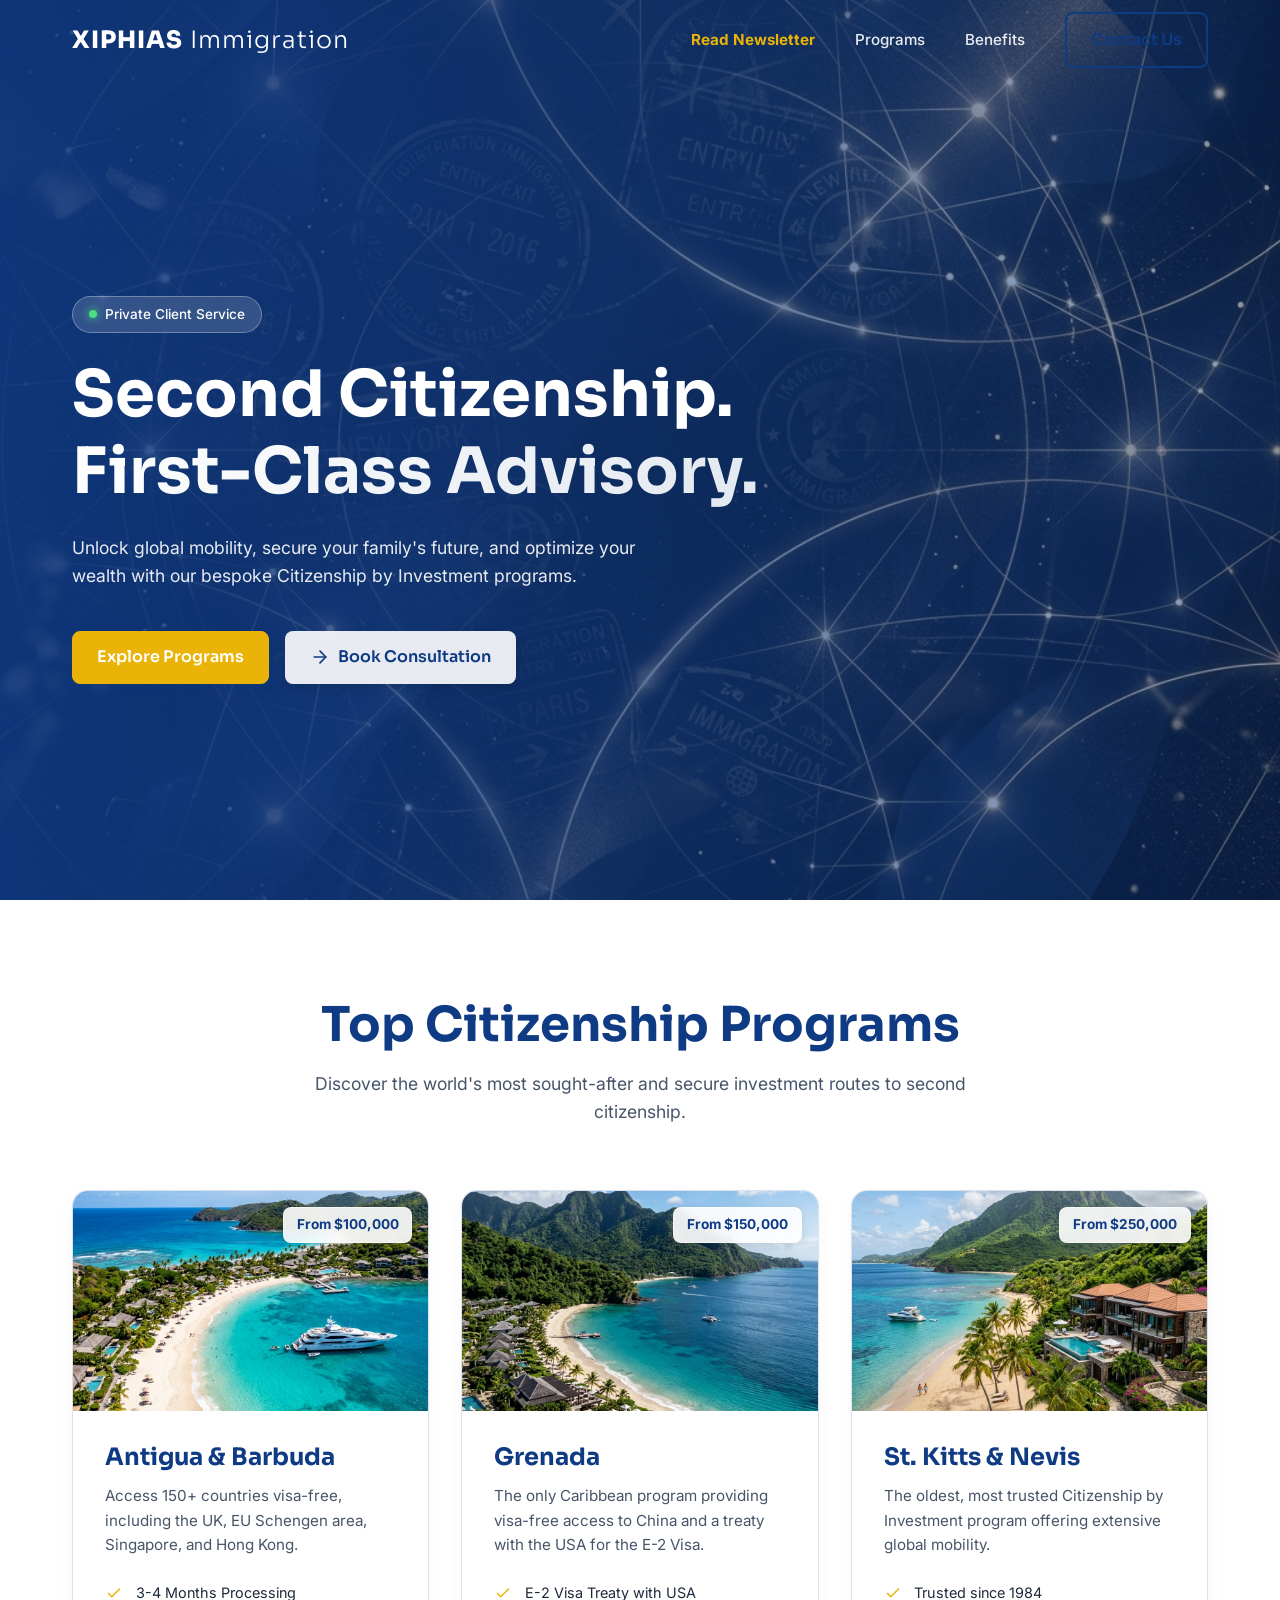
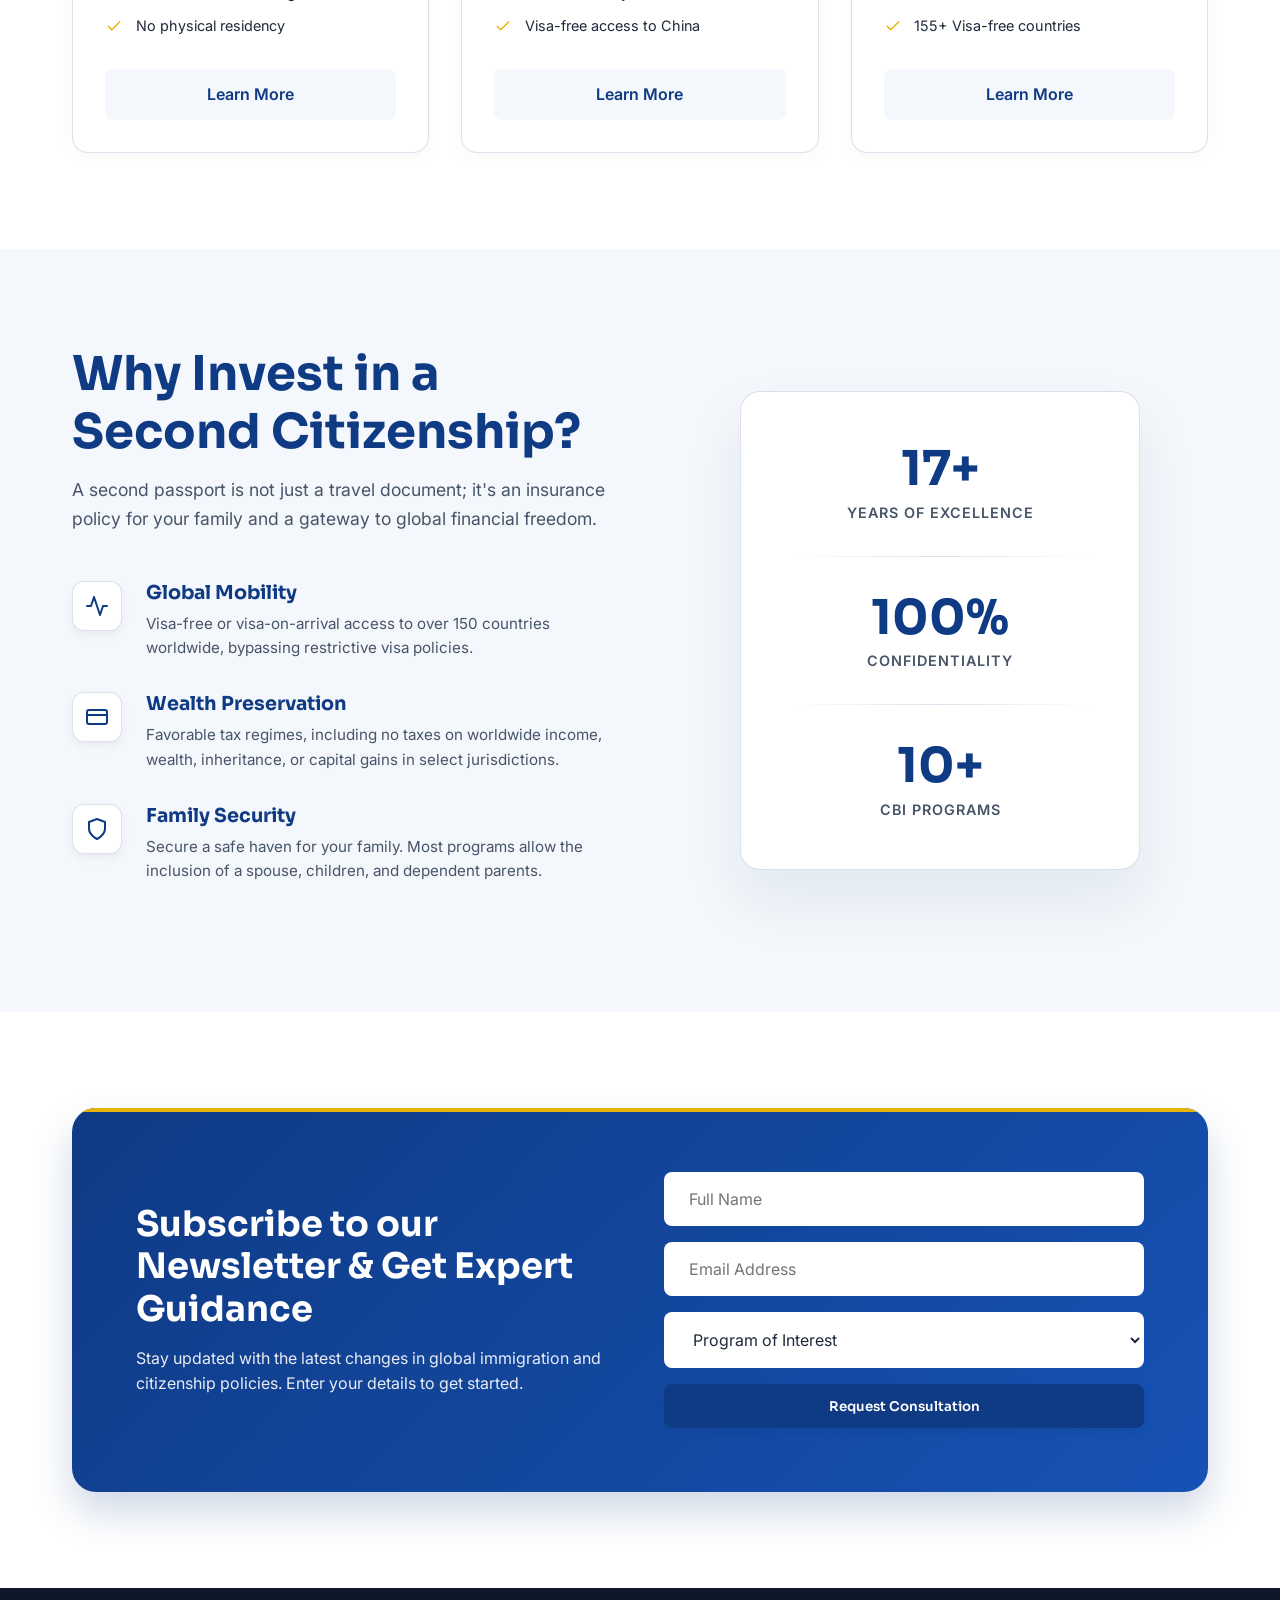
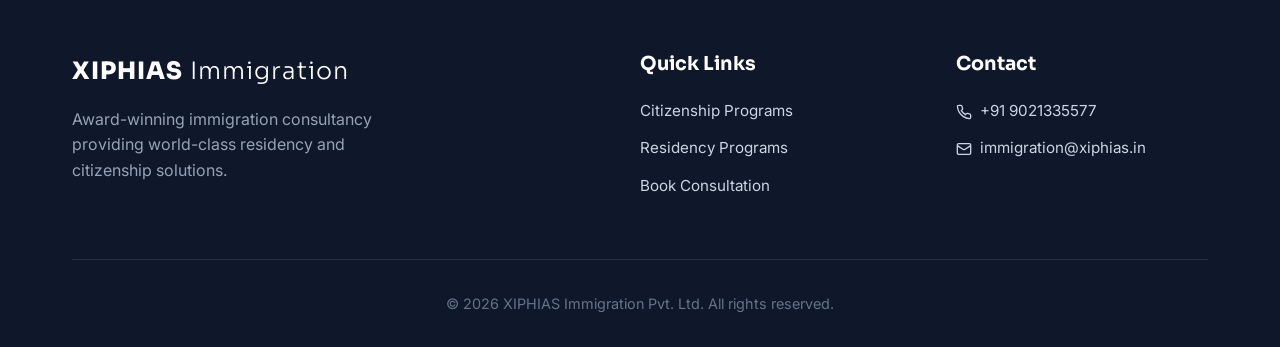
<file: xiphias-newsletter/index.html>
<!DOCTYPE html>
<html lang="en">
<head>
    <meta charset="UTF-8">
    <meta name="viewport" content="width=device-width, initial-scale=1.0">
    <title>Citizenship by Investment | XIPHIAS Immigration</title>
    <meta name="description" content="Explore top Citizenship by Investment programs with XIPHIAS Immigration. Secure your second citizenship with our premium advisory service.">
    <!-- Fonts -->
    <link rel="preconnect" href="https://fonts.googleapis.com">
    <link rel="preconnect" href="https://fonts.gstatic.com" crossorigin>
    <link href="https://fonts.googleapis.com/css2?family=Inter:wght@300;400;500;600&family=Sora:wght@300;400;600;700;800&family=Lato:wght@300;400;700&display=swap" rel="stylesheet">
    <!-- CSS -->
    <link rel="stylesheet" href="style.css">
</head>
<body>
    <!-- Navbar -->
    <nav class="navbar">
        <div class="nav-container">
            <div class="logo">
                <span class="logo-bold">XIPHIAS</span> Immigration
            </div>
            <div class="nav-links">
                <a href="newsletter.html" style="color: var(--clr-accent); font-weight: 700;">Read Newsletter</a>
                <a href="#programs">Programs</a>
                <a href="#benefits">Benefits</a>
                <a href="#consultation" class="btn-primary-outline">Contact Us</a>
            </div>
            <!-- Mobile Menu Toggle -->
            <div class="mobile-menu-btn" id="mobile-menu-btn">
                <span></span>
                <span></span>
                <span></span>
            </div>
        </div>
    </nav>

    <!-- Mobile Menu Overlay -->
    <div class="mobile-menu-overlay" id="mobile-menu-overlay">
        <a href="#programs" class="mobile-link">Programs</a>
        <a href="#benefits" class="mobile-link">Benefits</a>
        <a href="#consultation" class="btn-primary">Contact Us</a>
    </div>

    <!-- Hero Section -->
    <header class="hero">
        <div class="hero-bg">
            <img src="assets/images/hero_bg.png" alt="Luxury Global Connectivity">
            <div class="hero-overlay"></div>
        </div>
        <div class="hero-content">
            <div class="badge fade-in-up">
                <span class="dot"></span> Private Client Service
            </div>
            <h1 class="hero-title fade-in-up delay-1">
                Second Citizenship. <br>
                <span class="text-gradient">First-Class Advisory.</span>
            </h1>
            <p class="hero-subtitle fade-in-up delay-2">
                Unlock global mobility, secure your family's future, and optimize your wealth with our bespoke Citizenship by Investment programs.
            </p>
            <div class="hero-cta fade-in-up delay-3">
                <a href="#programs" class="btn-primary">Explore Programs</a>
                <a href="#consultation" class="btn-secondary">
                    <svg xmlns="http://www.w3.org/2000/svg" width="20" height="20" viewBox="0 0 24 24" fill="none" stroke="currentColor" stroke-width="2" stroke-linecap="round" stroke-linejoin="round"><path d="M5 12h14"/><path d="m12 5 7 7-7 7"/></svg>
                    Book Consultation
                </a>
            </div>
        </div>
    </header>

    <!-- Featured Programs -->
    <section id="programs" class="section">
        <div class="container">
            <div class="section-header fade-in-up">
                <h2 class="section-title">Top Citizenship Programs</h2>
                <p class="section-desc">Discover the world's most sought-after and secure investment routes to second citizenship.</p>
            </div>

            <div class="programs-grid">
                <!-- Program Card 1 -->
                <div class="program-card fade-in-up delay-1">
                    <div class="card-image">
                        <img src="assets/images/antigua.png" alt="Antigua & Barbuda">
                        <div class="card-badge">From $100,000</div>
                    </div>
                    <div class="card-content">
                        <h3>Antigua & Barbuda</h3>
                        <p>Access 150+ countries visa-free, including the UK, EU Schengen area, Singapore, and Hong Kong.</p>
                        <ul class="card-features">
                            <li><svg viewBox="0 0 24 24" fill="none" stroke="currentColor" stroke-width="2"><polyline points="20 6 9 17 4 12"></polyline></svg> 3-4 Months Processing</li>
                            <li><svg viewBox="0 0 24 24" fill="none" stroke="currentColor" stroke-width="2"><polyline points="20 6 9 17 4 12"></polyline></svg> No physical residency</li>
                        </ul>
                        <a href="#consultation" class="card-btn">Learn More</a>
                    </div>
                </div>

                <!-- Program Card 2 -->
                <div class="program-card fade-in-up delay-2">
                    <div class="card-image">
                        <img src="assets/images/grenada.png" alt="Grenada">
                        <div class="card-badge">From $150,000</div>
                    </div>
                    <div class="card-content">
                        <h3>Grenada</h3>
                        <p>The only Caribbean program providing visa-free access to China and a treaty with the USA for the E-2 Visa.</p>
                        <ul class="card-features">
                            <li><svg viewBox="0 0 24 24" fill="none" stroke="currentColor" stroke-width="2"><polyline points="20 6 9 17 4 12"></polyline></svg> E-2 Visa Treaty with USA</li>
                            <li><svg viewBox="0 0 24 24" fill="none" stroke="currentColor" stroke-width="2"><polyline points="20 6 9 17 4 12"></polyline></svg> Visa-free access to China</li>
                        </ul>
                        <a href="#consultation" class="card-btn">Learn More</a>
                    </div>
                </div>

                <!-- Program Card 3 -->
                <div class="program-card fade-in-up delay-3">
                    <div class="card-image">
                        <img src="assets/images/st_kitts.png" alt="St. Kitts & Nevis">
                        <div class="card-badge">From $250,000</div>
                    </div>
                    <div class="card-content">
                        <h3>St. Kitts & Nevis</h3>
                        <p>The oldest, most trusted Citizenship by Investment program offering extensive global mobility.</p>
                        <ul class="card-features">
                            <li><svg viewBox="0 0 24 24" fill="none" stroke="currentColor" stroke-width="2"><polyline points="20 6 9 17 4 12"></polyline></svg> Trusted since 1984</li>
                            <li><svg viewBox="0 0 24 24" fill="none" stroke="currentColor" stroke-width="2"><polyline points="20 6 9 17 4 12"></polyline></svg> 155+ Visa-free countries</li>
                        </ul>
                        <a href="#consultation" class="card-btn">Learn More</a>
                    </div>
                </div>
            </div>
        </div>
    </section>

    <!-- Benefits Section -->
    <section id="benefits" class="section dark-section">
        <div class="container">
            <div class="benefits-grid">
                <div class="benefits-content fade-in-left">
                    <h2 class="section-title">Why Invest in a Second Citizenship?</h2>
                    <p class="section-desc text-light">A second passport is not just a travel document; it's an insurance policy for your family and a gateway to global financial freedom.</p>
                    
                    <div class="benefit-item">
                        <div class="benefit-icon">
                            <svg xmlns="http://www.w3.org/2000/svg" width="24" height="24" viewBox="0 0 24 24" fill="none" stroke="currentColor" stroke-width="2" stroke-linecap="round" stroke-linejoin="round"><path d="M22 12h-4l-3 9L9 3l-3 9H2"/></svg>
                        </div>
                        <div class="benefit-text">
                            <h4>Global Mobility</h4>
                            <p>Visa-free or visa-on-arrival access to over 150 countries worldwide, bypassing restrictive visa policies.</p>
                        </div>
                    </div>
                    
                    <div class="benefit-item">
                        <div class="benefit-icon">
                            <svg xmlns="http://www.w3.org/2000/svg" width="24" height="24" viewBox="0 0 24 24" fill="none" stroke="currentColor" stroke-width="2" stroke-linecap="round" stroke-linejoin="round"><rect width="20" height="14" x="2" y="5" rx="2"/><line x1="2" x2="22" y1="10" y2="10"/></svg>
                        </div>
                        <div class="benefit-text">
                            <h4>Wealth Preservation</h4>
                            <p>Favorable tax regimes, including no taxes on worldwide income, wealth, inheritance, or capital gains in select jurisdictions.</p>
                        </div>
                    </div>
                    
                    <div class="benefit-item">
                        <div class="benefit-icon">
                            <svg xmlns="http://www.w3.org/2000/svg" width="24" height="24" viewBox="0 0 24 24" fill="none" stroke="currentColor" stroke-width="2" stroke-linecap="round" stroke-linejoin="round"><path d="M12 22s8-4 8-10V5l-8-3-8 3v7c0 6 8 10 8 10z"/></svg>
                        </div>
                        <div class="benefit-text">
                            <h4>Family Security</h4>
                            <p>Secure a safe haven for your family. Most programs allow the inclusion of a spouse, children, and dependent parents.</p>
                        </div>
                    </div>
                </div>
                <div class="benefits-image fade-in-right">
                    <!-- Glassmorphism Stats Card -->
                    <div class="stats-card glass">
                        <div class="stat">
                            <h3>17+</h3>
                            <p>Years of Excellence</p>
                        </div>
                        <div class="stat-divider"></div>
                        <div class="stat">
                            <h3>100%</h3>
                            <p>Confidentiality</p>
                        </div>
                        <div class="stat-divider"></div>
                        <div class="stat">
                            <h3>10+</h3>
                            <p>CBI Programs</p>
                        </div>
                    </div>
                </div>
            </div>
        </div>
    </section>

    <!-- Consultation CTA Section -->
    <section id="consultation" class="section cta-section">
        <div class="container">
            <div class="cta-card glass-dark fade-in-up">
                <div class="cta-content">
                    <h2>Subscribe to our Newsletter & Get Expert Guidance</h2>
                    <p>Stay updated with the latest changes in global immigration and citizenship policies. Enter your details to get started.</p>
                </div>
                <div class="cta-form-container">
                    <form id="newsletter-form" class="cta-form">
                        <div class="form-group">
                            <input type="text" id="name" placeholder="Full Name" required>
                        </div>
                        <div class="form-group">
                            <input type="email" id="email" placeholder="Email Address" required>
                        </div>
                        <div class="form-group">
                            <select id="interest" required>
                                <option value="" disabled selected>Program of Interest</option>
                                <option value="antigua">Antigua & Barbuda</option>
                                <option value="grenada">Grenada</option>
                                <option value="stkitts">St. Kitts & Nevis</option>
                                <option value="other">Other / Not Sure</option>
                            </select>
                        </div>
                        <button type="submit" class="btn-primary w-full">Request Consultation</button>
                    </form>
                    <div id="form-success" class="form-success hidden">
                        <svg viewBox="0 0 24 24" fill="none" stroke="currentColor" stroke-width="2"><polyline points="20 6 9 17 4 12"></polyline></svg>
                        <p>Thank you! Your request has been received. Our advisors will contact you shortly.</p>
                    </div>
                </div>
            </div>
        </div>
    </section>

    <!-- Footer -->
    <footer class="footer">
        <div class="container">
            <div class="footer-grid">
                <div class="footer-brand">
                    <div class="logo">
                        <span class="logo-bold">XIPHIAS</span> Immigration
                    </div>
                    <p>Award-winning immigration consultancy providing world-class residency and citizenship solutions.</p>
                </div>
                <div class="footer-links">
                    <h4>Quick Links</h4>
                    <a href="#programs">Citizenship Programs</a>
                    <a href="#benefits">Residency Programs</a>
                    <a href="#consultation">Book Consultation</a>
                </div>
                <div class="footer-contact">
                    <h4>Contact</h4>
                    <p><svg xmlns="http://www.w3.org/2000/svg" width="16" height="16" viewBox="0 0 24 24" fill="none" stroke="currentColor" stroke-width="2"><path d="M22 16.92v3a2 2 0 0 1-2.18 2 19.79 19.79 0 0 1-8.63-3.07 19.5 19.5 0 0 1-6-6 19.79 19.79 0 0 1-3.07-8.67A2 2 0 0 1 4.11 2h3a2 2 0 0 1 2 1.72 12.84 12.84 0 0 0 .7 2.81 2 2 0 0 1-.45 2.11L8.09 9.91a16 16 0 0 0 6 6l1.27-1.27a2 2 0 0 1 2.11-.45 12.84 12.84 0 0 0 2.81.7A2 2 0 0 1 22 16.92z"/></svg> +91 9021335577</p>
                    <p><svg xmlns="http://www.w3.org/2000/svg" width="16" height="16" viewBox="0 0 24 24" fill="none" stroke="currentColor" stroke-width="2"><rect width="20" height="16" x="2" y="4" rx="2"/><path d="m22 7-8.97 5.7a1.94 1.94 0 0 1-2.06 0L2 7"/></svg> immigration@xiphias.in</p>
                </div>
            </div>
            <div class="footer-bottom">
                <p>&copy; 2026 XIPHIAS Immigration Pvt. Ltd. All rights reserved.</p>
            </div>
        </div>
    </footer>

    <!-- JS -->
    <script src="script.js"></script>
</body>
</html>
</file>
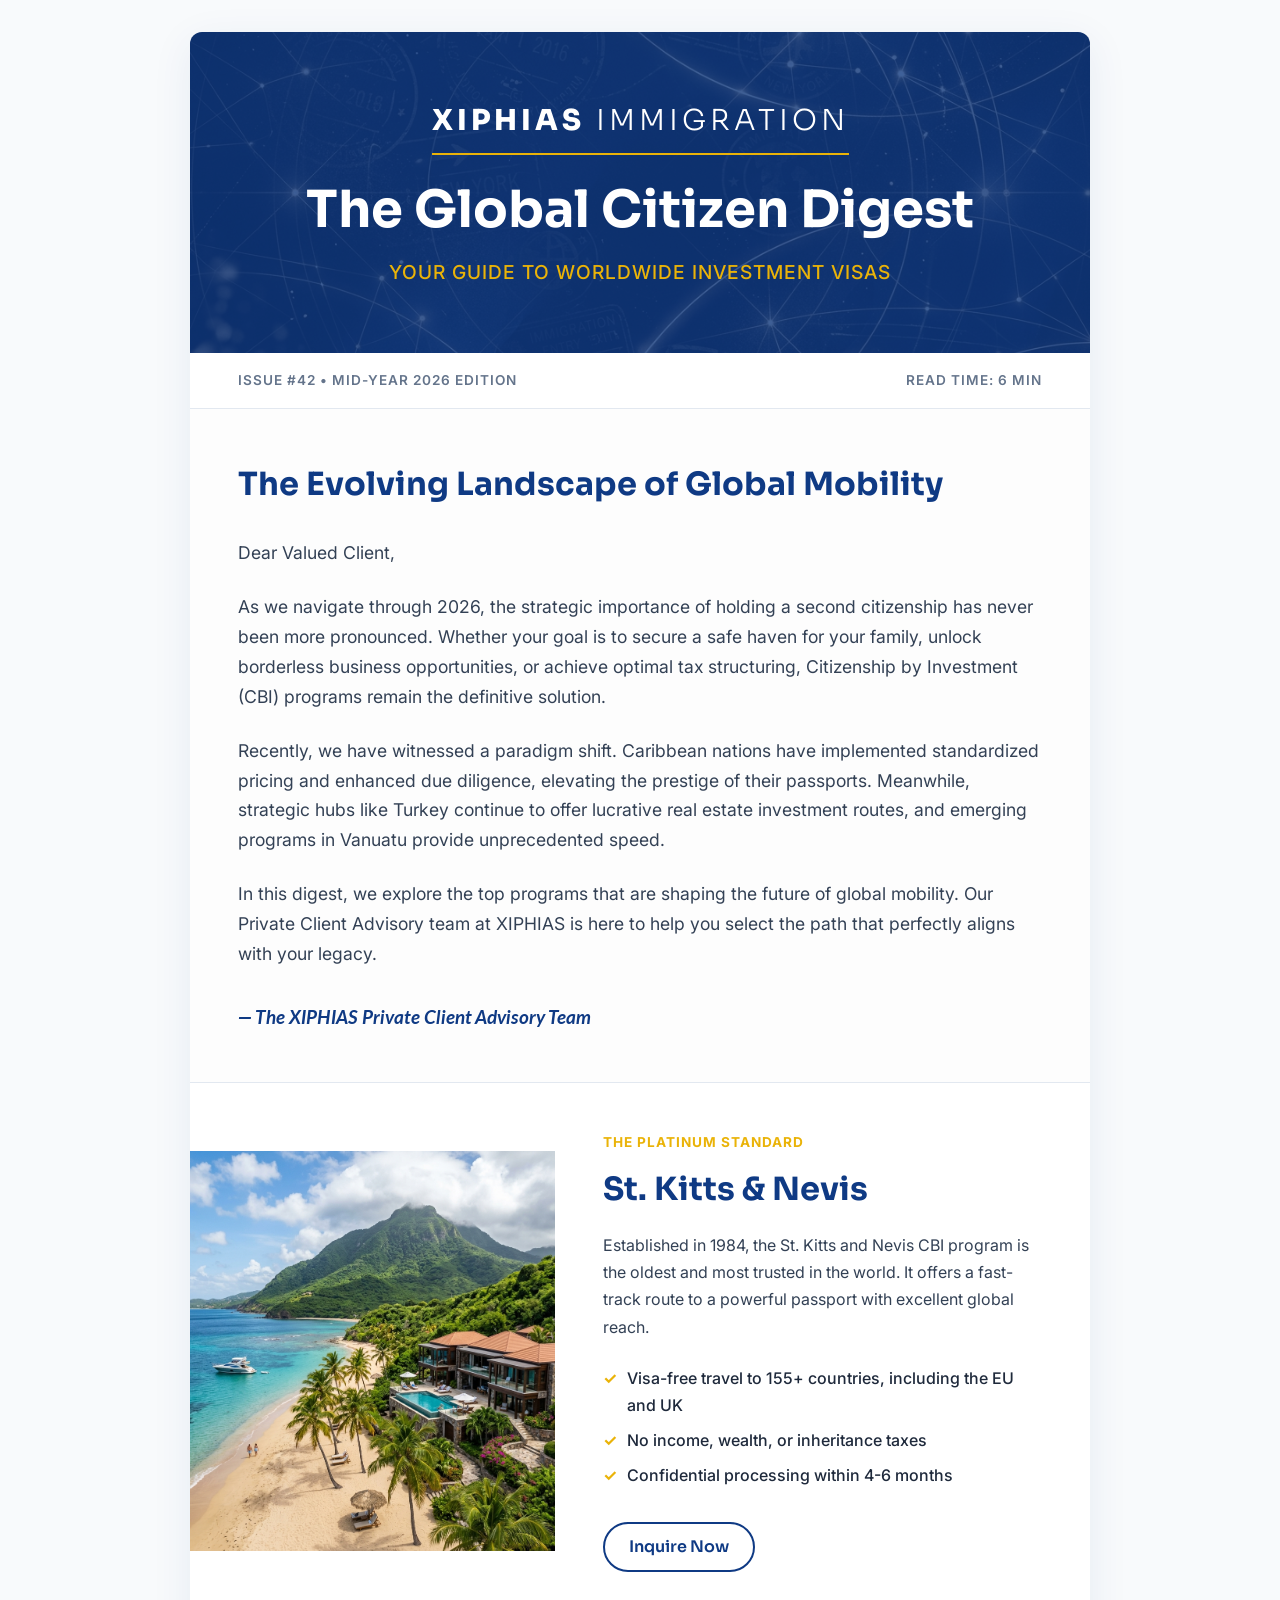
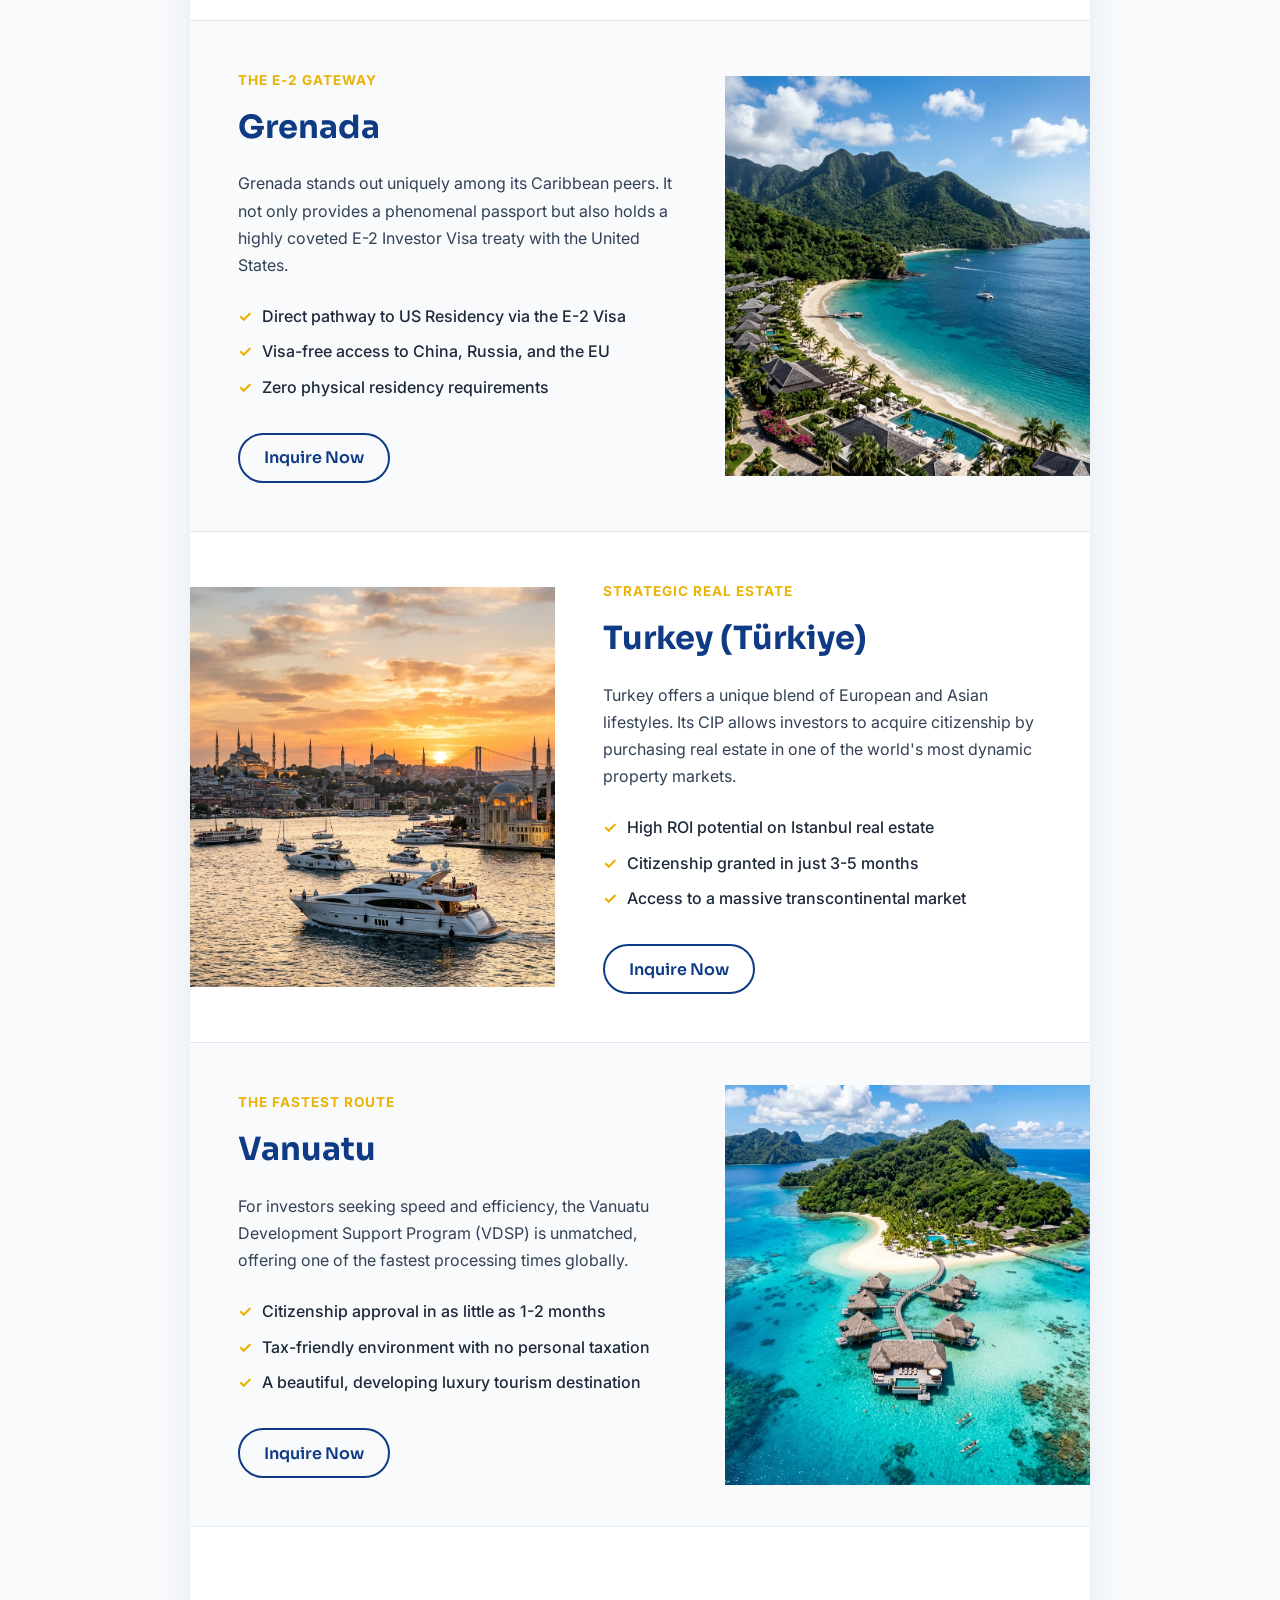
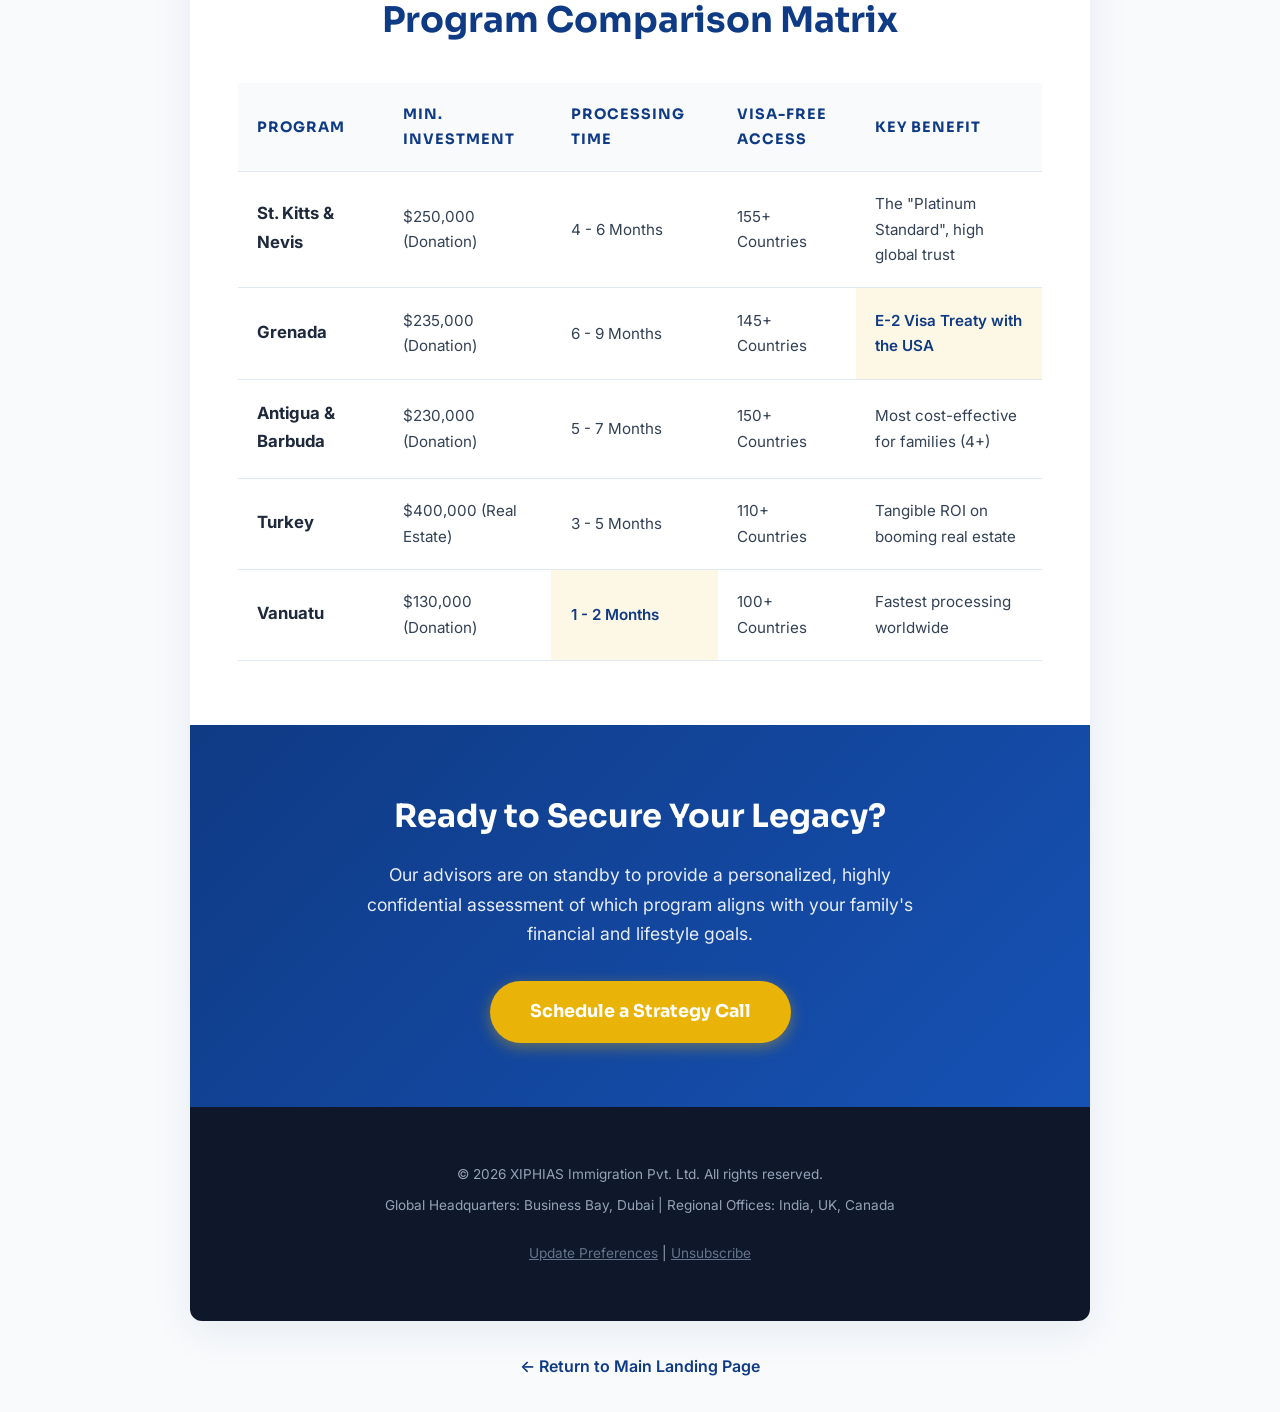
<file: xiphias-newsletter/newsletter.html>
<!DOCTYPE html>
<html lang="en">
<head>
    <meta charset="UTF-8">
    <meta name="viewport" content="width=device-width, initial-scale=1.0">
    <title>XIPHIAS Citizenship Insider - Digital Digest</title>
    <link href="https://fonts.googleapis.com/css2?family=Inter:wght@300;400;500;600&family=Sora:wght@300;400;600;700;800&family=Lato:wght@300;400;700&display=swap" rel="stylesheet">
    <style>
        :root {
            --clr-primary: #0f3a84;
            --clr-primary-light: #1652b5;
            --clr-accent: #eab308;
            --clr-bg: #f8fafc;
            --clr-surface: #ffffff;
            --clr-text: #1e293b;
            --clr-text-light: #64748b;
            --clr-border: #e2e8f0;
            --ff-heading: 'Sora', sans-serif;
            --ff-body: 'Inter', sans-serif;
            --ff-alt: 'Lato', sans-serif;
        }

        body {
            font-family: var(--ff-body);
            background-color: var(--clr-bg);
            color: var(--clr-text);
            margin: 0;
            padding: 2rem 1rem;
            line-height: 1.7;
            -webkit-font-smoothing: antialiased;
        }

        .newsletter-container {
            max-width: 900px;
            margin: 0 auto;
            background: var(--clr-surface);
            box-shadow: 0 10px 40px rgba(15, 58, 132, 0.08);
            border-radius: 12px;
            overflow: hidden;
        }

        /* Masthead */
        .masthead {
            background: var(--clr-primary);
            color: #ffffff;
            padding: 4rem 2rem;
            text-align: center;
            position: relative;
        }

        .masthead::before {
            content: '';
            position: absolute;
            top: 0; left: 0; width: 100%; height: 100%;
            background: url('assets/images/hero_bg.png') center/cover;
            opacity: 0.2;
            z-index: 0;
        }

        .masthead-content {
            position: relative;
            z-index: 1;
        }

        .brand {
            font-family: var(--ff-heading);
            font-size: 1.8rem;
            font-weight: 300;
            letter-spacing: 4px;
            text-transform: uppercase;
            margin-bottom: 1.5rem;
            display: inline-block;
            border-bottom: 2px solid var(--clr-accent);
            padding-bottom: 0.5rem;
        }

        .brand b { font-weight: 800; }

        .newsletter-title {
            font-family: var(--ff-heading);
            font-size: 3.2rem;
            font-weight: 700;
            margin: 0;
            line-height: 1.2;
        }
        
        .newsletter-subtitle {
            color: var(--clr-accent);
            font-size: 1.2rem;
            font-weight: 500;
            margin-top: 1rem;
            letter-spacing: 1px;
            text-transform: uppercase;
        }

        .newsletter-meta {
            display: flex;
            justify-content: space-between;
            align-items: center;
            padding: 1rem 3rem;
            background: #ffffff;
            border-bottom: 1px solid var(--clr-border);
            font-size: 0.85rem;
            color: var(--clr-text-light);
            text-transform: uppercase;
            letter-spacing: 1px;
            font-weight: 600;
        }

        /* Director's Note */
        .directors-note {
            padding: 3rem;
            background: #fdfdfd;
            border-bottom: 1px solid var(--clr-border);
        }

        .directors-note h2 {
            font-family: var(--ff-heading);
            color: var(--clr-primary);
            font-size: 2rem;
            margin-top: 0;
        }
        
        .directors-note p {
            font-size: 1.1rem;
            color: #334155;
            margin-bottom: 1.5rem;
        }
        
        .signature {
            font-family: var(--ff-alt);
            font-style: italic;
            font-size: 1.2rem;
            color: var(--clr-primary);
            font-weight: 700;
            margin-top: 2rem;
        }

        /* Program Deep-Dives (Alternating) */
        .deep-dives {
            padding: 0;
        }
        
        .program-block {
            display: flex;
            align-items: center;
            border-bottom: 1px solid var(--clr-border);
            background: #ffffff;
        }
        
        .program-block.reverse {
            flex-direction: row-reverse;
            background: #f8fafc;
        }
        
        .program-image {
            flex: 1;
            height: 400px;
        }
        
        .program-image img {
            width: 100%;
            height: 100%;
            object-fit: cover;
            display: block;
        }
        
        .program-content {
            flex: 1.2;
            padding: 3rem;
        }

        .program-tag {
            color: var(--clr-accent);
            font-weight: 700;
            text-transform: uppercase;
            font-size: 0.85rem;
            letter-spacing: 1px;
            margin-bottom: 0.5rem;
            display: block;
        }

        .program-content h3 {
            font-family: var(--ff-heading);
            font-size: 2rem;
            color: var(--clr-primary);
            margin: 0 0 1rem 0;
        }

        .program-content p {
            font-size: 1rem;
            color: #334155;
            margin-bottom: 1.5rem;
        }
        
        .program-features {
            list-style: none;
            padding: 0;
            margin: 0 0 2rem 0;
        }
        
        .program-features li {
            position: relative;
            padding-left: 1.5rem;
            font-weight: 500;
            color: var(--clr-text);
            margin-bottom: 0.5rem;
        }

        .program-features li::before {
            content: '✓';
            position: absolute;
            left: 0;
            color: var(--clr-accent);
            font-weight: bold;
        }
        
        .btn-outline {
            display: inline-block;
            border: 2px solid var(--clr-primary);
            color: var(--clr-primary);
            font-family: var(--ff-heading);
            font-weight: 600;
            text-decoration: none;
            padding: 0.6rem 1.5rem;
            border-radius: 50px;
            transition: all 0.3s;
        }
        
        .btn-outline:hover {
            background: var(--clr-primary);
            color: #ffffff;
        }

        /* Comparison Table Section */
        .comparison-section {
            padding: 4rem 3rem;
            background: #ffffff;
        }
        
        .comparison-section h2 {
            font-family: var(--ff-heading);
            color: var(--clr-primary);
            font-size: 2.2rem;
            text-align: center;
            margin-top: 0;
            margin-bottom: 2rem;
        }
        
        .table-responsive {
            overflow-x: auto;
        }
        
        table {
            width: 100%;
            border-collapse: collapse;
            text-align: left;
        }
        
        th, td {
            padding: 1.2rem;
            border-bottom: 1px solid var(--clr-border);
        }
        
        th {
            background: var(--clr-bg);
            color: var(--clr-primary);
            font-family: var(--ff-heading);
            font-weight: 700;
            text-transform: uppercase;
            font-size: 0.9rem;
            letter-spacing: 1px;
        }
        
        tr:hover td {
            background: #f8fafc;
        }
        
        td {
            color: #334155;
            font-size: 0.95rem;
            vertical-align: middle;
        }
        
        td strong {
            color: var(--clr-text);
            display: block;
            font-size: 1.05rem;
            margin-bottom: 0.2rem;
        }
        
        .highlight-cell {
            background: rgba(234, 179, 8, 0.1);
            color: var(--clr-primary);
            font-weight: 600;
        }

        /* CTA Block */
        .cta-block {
            background: linear-gradient(135deg, var(--clr-primary) 0%, var(--clr-primary-light) 100%);
            color: #ffffff;
            text-align: center;
            padding: 4rem 2rem;
        }

        .cta-block h2 {
            font-family: var(--ff-heading);
            font-size: 2rem;
            margin: 0 0 1rem 0;
        }

        .cta-block p {
            color: rgba(255,255,255,0.9);
            font-size: 1.1rem;
            max-width: 600px;
            margin: 0 auto 2rem auto;
        }

        .btn-cta {
            display: inline-block;
            background: var(--clr-accent);
            color: #ffffff;
            font-family: var(--ff-heading);
            font-weight: 700;
            text-decoration: none;
            padding: 1rem 2.5rem;
            border-radius: 50px;
            font-size: 1.1rem;
            transition: background 0.3s;
            box-shadow: 0 4px 15px rgba(234, 179, 8, 0.4);
        }

        .btn-cta:hover {
            background: #ca8a04;
        }

        /* Footer */
        .footer {
            background: #0f172a;
            color: #94a3b8;
            padding: 3rem 2rem;
            text-align: center;
            font-size: 0.85rem;
        }

        .footer p { margin: 0.5rem 0; }

        .back-nav {
            text-align: center;
            margin-top: 2rem;
        }
        
        .back-nav a {
            color: var(--clr-primary);
            font-weight: 600;
            text-decoration: none;
        }

        @media (max-width: 768px) {
            .program-block, .program-block.reverse {
                flex-direction: column;
            }
            .program-image {
                width: 100%;
                height: 250px;
            }
            .program-content {
                padding: 2rem;
            }
            .newsletter-title {
                font-size: 2.5rem;
            }
            .directors-note {
                padding: 2rem;
            }
            .comparison-section {
                padding: 2rem 1rem;
            }
            .newsletter-meta {
                flex-direction: column;
                gap: 0.5rem;
                padding: 1rem;
            }
        }
    </style>
</head>
<body>

    <div class="newsletter-container">
        <!-- Masthead -->
        <header class="masthead">
            <div class="masthead-content">
                <div class="brand"><b>XIPHIAS</b> Immigration</div>
                <h1 class="newsletter-title">The Global Citizen Digest</h1>
                <div class="newsletter-subtitle">Your Guide to Worldwide Investment Visas</div>
            </div>
        </header>

        <!-- Meta info -->
        <div class="newsletter-meta">
            <span>Issue #42 &bull; Mid-Year 2026 Edition</span>
            <span>Read Time: 6 Min</span>
        </div>

        <!-- Director's Note -->
        <div class="directors-note">
            <h2>The Evolving Landscape of Global Mobility</h2>
            <p>Dear Valued Client,</p>
            <p>As we navigate through 2026, the strategic importance of holding a second citizenship has never been more pronounced. Whether your goal is to secure a safe haven for your family, unlock borderless business opportunities, or achieve optimal tax structuring, Citizenship by Investment (CBI) programs remain the definitive solution.</p>
            <p>Recently, we have witnessed a paradigm shift. Caribbean nations have implemented standardized pricing and enhanced due diligence, elevating the prestige of their passports. Meanwhile, strategic hubs like Turkey continue to offer lucrative real estate investment routes, and emerging programs in Vanuatu provide unprecedented speed.</p>
            <p>In this digest, we explore the top programs that are shaping the future of global mobility. Our Private Client Advisory team at XIPHIAS is here to help you select the path that perfectly aligns with your legacy.</p>
            <div class="signature">
                — The XIPHIAS Private Client Advisory Team
            </div>
        </div>

        <!-- Deep Dives -->
        <div class="deep-dives">
            
            <!-- St. Kitts -->
            <div class="program-block">
                <div class="program-image">
                    <img src="assets/images/st_kitts.png" alt="St. Kitts & Nevis">
                </div>
                <div class="program-content">
                    <span class="program-tag">The Platinum Standard</span>
                    <h3>St. Kitts & Nevis</h3>
                    <p>Established in 1984, the St. Kitts and Nevis CBI program is the oldest and most trusted in the world. It offers a fast-track route to a powerful passport with excellent global reach.</p>
                    <ul class="program-features">
                        <li>Visa-free travel to 155+ countries, including the EU and UK</li>
                        <li>No income, wealth, or inheritance taxes</li>
                        <li>Confidential processing within 4-6 months</li>
                    </ul>
                    <a href="index.html#consultation" class="btn-outline">Inquire Now</a>
                </div>
            </div>

            <!-- Grenada -->
            <div class="program-block reverse">
                <div class="program-image">
                    <img src="assets/images/grenada.png" alt="Grenada">
                </div>
                <div class="program-content">
                    <span class="program-tag">The E-2 Gateway</span>
                    <h3>Grenada</h3>
                    <p>Grenada stands out uniquely among its Caribbean peers. It not only provides a phenomenal passport but also holds a highly coveted E-2 Investor Visa treaty with the United States.</p>
                    <ul class="program-features">
                        <li>Direct pathway to US Residency via the E-2 Visa</li>
                        <li>Visa-free access to China, Russia, and the EU</li>
                        <li>Zero physical residency requirements</li>
                    </ul>
                    <a href="index.html#consultation" class="btn-outline">Inquire Now</a>
                </div>
            </div>
            
            <!-- Turkey -->
            <div class="program-block">
                <div class="program-image">
                    <img src="assets/images/turkey.png" alt="Istanbul, Turkey">
                </div>
                <div class="program-content">
                    <span class="program-tag">Strategic Real Estate</span>
                    <h3>Turkey (Türkiye)</h3>
                    <p>Turkey offers a unique blend of European and Asian lifestyles. Its CIP allows investors to acquire citizenship by purchasing real estate in one of the world's most dynamic property markets.</p>
                    <ul class="program-features">
                        <li>High ROI potential on Istanbul real estate</li>
                        <li>Citizenship granted in just 3-5 months</li>
                        <li>Access to a massive transcontinental market</li>
                    </ul>
                    <a href="index.html#consultation" class="btn-outline">Inquire Now</a>
                </div>
            </div>
            
            <!-- Vanuatu -->
            <div class="program-block reverse">
                <div class="program-image">
                    <img src="assets/images/vanuatu.png" alt="Vanuatu">
                </div>
                <div class="program-content">
                    <span class="program-tag">The Fastest Route</span>
                    <h3>Vanuatu</h3>
                    <p>For investors seeking speed and efficiency, the Vanuatu Development Support Program (VDSP) is unmatched, offering one of the fastest processing times globally.</p>
                    <ul class="program-features">
                        <li>Citizenship approval in as little as 1-2 months</li>
                        <li>Tax-friendly environment with no personal taxation</li>
                        <li>A beautiful, developing luxury tourism destination</li>
                    </ul>
                    <a href="index.html#consultation" class="btn-outline">Inquire Now</a>
                </div>
            </div>

        </div>

        <!-- Comparison Table -->
        <div class="comparison-section">
            <h2>Program Comparison Matrix</h2>
            <div class="table-responsive">
                <table>
                    <thead>
                        <tr>
                            <th>Program</th>
                            <th>Min. Investment</th>
                            <th>Processing Time</th>
                            <th>Visa-Free Access</th>
                            <th>Key Benefit</th>
                        </tr>
                    </thead>
                    <tbody>
                        <tr>
                            <td><strong>St. Kitts & Nevis</strong></td>
                            <td>$250,000 (Donation)</td>
                            <td>4 - 6 Months</td>
                            <td>155+ Countries</td>
                            <td>The "Platinum Standard", high global trust</td>
                        </tr>
                        <tr>
                            <td><strong>Grenada</strong></td>
                            <td>$235,000 (Donation)</td>
                            <td>6 - 9 Months</td>
                            <td>145+ Countries</td>
                            <td class="highlight-cell">E-2 Visa Treaty with the USA</td>
                        </tr>
                        <tr>
                            <td><strong>Antigua & Barbuda</strong></td>
                            <td>$230,000 (Donation)</td>
                            <td>5 - 7 Months</td>
                            <td>150+ Countries</td>
                            <td>Most cost-effective for families (4+)</td>
                        </tr>
                        <tr>
                            <td><strong>Turkey</strong></td>
                            <td>$400,000 (Real Estate)</td>
                            <td>3 - 5 Months</td>
                            <td>110+ Countries</td>
                            <td>Tangible ROI on booming real estate</td>
                        </tr>
                        <tr>
                            <td><strong>Vanuatu</strong></td>
                            <td>$130,000 (Donation)</td>
                            <td class="highlight-cell">1 - 2 Months</td>
                            <td>100+ Countries</td>
                            <td>Fastest processing worldwide</td>
                        </tr>
                    </tbody>
                </table>
            </div>
        </div>

        <!-- Call to Action -->
        <div class="cta-block">
            <h2>Ready to Secure Your Legacy?</h2>
            <p>Our advisors are on standby to provide a personalized, highly confidential assessment of which program aligns with your family's financial and lifestyle goals.</p>
            <a href="index.html#consultation" class="btn-cta">Schedule a Strategy Call</a>
        </div>

        <!-- Footer -->
        <footer class="footer">
            <p>&copy; 2026 XIPHIAS Immigration Pvt. Ltd. All rights reserved.</p>
            <p>Global Headquarters: Business Bay, Dubai | Regional Offices: India, UK, Canada</p>
            <p style="margin-top: 1.5rem;"><a href="#" style="color: #64748b; text-decoration: underline;">Update Preferences</a> | <a href="#" style="color: #64748b; text-decoration: underline;">Unsubscribe</a></p>
        </footer>
    </div>

    <div class="back-nav">
        <a href="index.html">&larr; Return to Main Landing Page</a>
    </div>

</body>
</html>
</file>
<file: xiphias-newsletter/style.css>
/* CSS Reset & Custom Properties */
:root {
    /* Color Palette - Light Corporate Premium Theme */
    --clr-bg: #ffffff;
    --clr-bg-alt: #f4f7fb; /* Light grayish blue */
    --clr-primary: #0f3a84; /* XIPHIAS Brand Blue */
    --clr-primary-light: #1652b5;
    --clr-accent: #eab308; /* Sophisticated Gold/Yellow */
    --clr-accent-hover: #ca8a04;
    --clr-text: #1e293b; /* Slate 800 */
    --clr-text-muted: #475569; /* Slate 600 */
    --clr-border: rgba(15, 58, 132, 0.15);
    --clr-glass: rgba(255, 255, 255, 0.85);
    --clr-glass-light: rgba(15, 58, 132, 0.05);
    
    /* Typography */
    --ff-body: 'Inter', sans-serif;
    --ff-heading: 'Sora', sans-serif;
    
    /* Layout */
    --max-width: 1200px;
    --nav-height: 80px;
    
    /* Animations */
    --transition: all 0.3s ease;
}

* {
    margin: 0;
    padding: 0;
    box-sizing: border-box;
}

html {
    scroll-behavior: smooth;
}

body {
    font-family: var(--ff-body);
    background-color: var(--clr-bg);
    color: var(--clr-text);
    line-height: 1.6;
    overflow-x: hidden;
}

a {
    text-decoration: none;
    color: inherit;
    transition: var(--transition);
}

img {
    max-width: 100%;
    display: block;
}

.container {
    max-width: var(--max-width);
    margin: 0 auto;
    padding: 0 2rem;
}

/* Typography Utility */
h1, h2, h3, h4 {
    font-family: var(--ff-heading);
    line-height: 1.2;
}

.text-gradient {
    background: linear-gradient(135deg, var(--clr-primary) 0%, #1e5bbd 100%);
    -webkit-background-clip: text;
    -webkit-text-fill-color: transparent;
    background-clip: text;
}

.text-light {
    color: var(--clr-text-muted) !important;
}

/* Buttons */
.btn-primary {
    display: inline-flex;
    align-items: center;
    justify-content: center;
    gap: 0.5rem;
    background: var(--clr-primary);
    color: #ffffff;
    font-weight: 600;
    padding: 0.8rem 1.5rem;
    border-radius: 8px;
    transition: var(--transition);
    border: 1px solid var(--clr-primary);
    cursor: pointer;
    font-family: var(--ff-heading);
    box-shadow: 0 4px 6px rgba(15, 58, 132, 0.2);
}

.btn-primary:hover {
    background: var(--clr-primary-light);
    transform: translateY(-2px);
    box-shadow: 0 10px 20px rgba(15, 58, 132, 0.3);
}

.btn-primary-outline {
    display: inline-flex;
    align-items: center;
    justify-content: center;
    gap: 0.5rem;
    background: transparent;
    color: var(--clr-primary);
    font-weight: 600;
    padding: 0.8rem 1.5rem;
    border-radius: 8px;
    transition: var(--transition);
    border: 2px solid var(--clr-primary);
    cursor: pointer;
    font-family: var(--ff-heading);
}

.btn-primary-outline:hover {
    background: rgba(15, 58, 132, 0.05);
    transform: translateY(-2px);
}

.btn-secondary {
    display: inline-flex;
    align-items: center;
    justify-content: center;
    gap: 0.5rem;
    background: rgba(255, 255, 255, 0.9);
    color: var(--clr-primary);
    font-weight: 600;
    padding: 0.8rem 1.5rem;
    border-radius: 8px;
    transition: var(--transition);
    border: 1px solid transparent;
    backdrop-filter: blur(10px);
    cursor: pointer;
    font-family: var(--ff-heading);
    box-shadow: 0 4px 10px rgba(0,0,0,0.1);
}

.btn-secondary:hover {
    background: #ffffff;
    transform: translateY(-2px);
}

.w-full {
    width: 100%;
}

/* Navbar */
.navbar {
    position: fixed;
    top: 0;
    left: 0;
    width: 100%;
    height: var(--nav-height);
    z-index: 1000;
    background: transparent;
    transition: background 0.4s ease, backdrop-filter 0.4s ease, box-shadow 0.4s ease;
}

.navbar.scrolled {
    background: rgba(255, 255, 255, 0.95);
    backdrop-filter: blur(12px);
    border-bottom: 1px solid var(--clr-border);
    box-shadow: 0 4px 20px rgba(0,0,0,0.05);
}

.navbar.scrolled .logo-bold, .navbar.scrolled .logo {
    color: var(--clr-primary);
}

.navbar.scrolled .nav-links a:not(.btn-primary-outline) {
    color: var(--clr-text);
}

.navbar.scrolled .mobile-menu-btn span {
    background: var(--clr-primary);
}

.nav-container {
    max-width: var(--max-width);
    margin: 0 auto;
    padding: 0 2rem;
    height: 100%;
    display: flex;
    justify-content: space-between;
    align-items: center;
}

.logo {
    font-family: var(--ff-heading);
    font-size: 1.5rem;
    font-weight: 300;
    letter-spacing: 1px;
    color: #ffffff; /* White by default on hero */
    transition: var(--transition);
}

.logo-bold {
    font-weight: 800;
}

.nav-links {
    display: flex;
    align-items: center;
    gap: 2.5rem;
}

.nav-links a:not(.btn-primary-outline) {
    font-size: 0.95rem;
    font-weight: 500;
    color: rgba(255, 255, 255, 0.9);
    position: relative;
}

.nav-links a:not(.btn-primary-outline):hover {
    color: #ffffff;
}

.navbar.scrolled .nav-links a:not(.btn-primary-outline):hover {
    color: var(--clr-primary);
}

.nav-links a:not(.btn-primary-outline)::after {
    content: '';
    position: absolute;
    bottom: -5px;
    left: 0;
    width: 0%;
    height: 2px;
    background: var(--clr-accent);
    transition: var(--transition);
}

.nav-links a:not(.btn-primary-outline):hover::after {
    width: 100%;
}

/* Mobile Menu */
.mobile-menu-btn {
    display: none;
    flex-direction: column;
    gap: 6px;
    cursor: pointer;
    z-index: 1001;
}

.mobile-menu-btn span {
    display: block;
    width: 25px;
    height: 2px;
    background: #ffffff;
    transition: var(--transition);
}

.mobile-menu-overlay {
    position: fixed;
    top: 0;
    left: 0;
    width: 100%;
    height: 100vh;
    background: var(--clr-bg);
    z-index: 999;
    display: flex;
    flex-direction: column;
    justify-content: center;
    align-items: center;
    gap: 2rem;
    transform: translateX(100%);
    transition: transform 0.5s cubic-bezier(0.77, 0, 0.175, 1);
}

.mobile-menu-overlay.active {
    transform: translateX(0);
}

.mobile-link {
    font-size: 1.5rem;
    font-family: var(--ff-heading);
    font-weight: 600;
    color: var(--clr-primary);
}

/* Hero Section */
.hero {
    position: relative;
    min-height: 100vh;
    display: flex;
    align-items: center;
    padding-top: var(--nav-height);
}

.hero-bg {
    position: absolute;
    top: 0;
    left: 0;
    width: 100%;
    height: 100%;
    z-index: -1;
}

.hero-bg img {
    width: 100%;
    height: 100%;
    object-fit: cover;
}

.hero-overlay {
    position: absolute;
    top: 0;
    left: 0;
    width: 100%;
    height: 100%;
    background: linear-gradient(to right, rgba(15, 58, 132, 0.9) 0%, rgba(15, 58, 132, 0.4) 100%);
}

.hero-content {
    max-width: var(--max-width);
    margin: 0 auto;
    padding: 0 2rem;
    width: 100%;
}

.badge {
    display: inline-flex;
    align-items: center;
    gap: 0.5rem;
    background: rgba(255, 255, 255, 0.15);
    border: 1px solid rgba(255,255,255,0.3);
    padding: 0.4rem 1rem;
    border-radius: 50px;
    font-size: 0.85rem;
    font-weight: 500;
    margin-bottom: 1.5rem;
    backdrop-filter: blur(5px);
    color: #ffffff;
}

.dot {
    width: 8px;
    height: 8px;
    background: #4ade80; /* Green dot for active */
    border-radius: 50%;
    display: inline-block;
    box-shadow: 0 0 10px #4ade80;
}

.hero-title {
    font-size: clamp(2.5rem, 5vw, 4.5rem);
    margin-bottom: 1.5rem;
    color: #ffffff;
}

.hero-title .text-gradient {
    background: linear-gradient(135deg, #ffffff 0%, #e2e8f0 100%);
    -webkit-background-clip: text;
    -webkit-text-fill-color: transparent;
    background-clip: text;
}

.hero-subtitle {
    font-size: 1.1rem;
    color: rgba(255, 255, 255, 0.9);
    max-width: 600px;
    margin-bottom: 2.5rem;
}

.hero-cta {
    display: flex;
    gap: 1rem;
    flex-wrap: wrap;
}

.hero-cta .btn-primary {
    background: var(--clr-accent);
    border-color: var(--clr-accent);
    color: #fff;
}

/* Common Section Styles */
.section {
    padding: 6rem 0;
}

.section-header {
    text-align: center;
    margin-bottom: 4rem;
}

.section-title {
    font-size: clamp(2rem, 4vw, 3rem);
    margin-bottom: 1rem;
    color: var(--clr-primary);
}

.section-desc {
    color: var(--clr-text-muted);
    max-width: 700px;
    margin: 0 auto;
    font-size: 1.1rem;
}

/* Featured Programs */
.programs-grid {
    display: grid;
    grid-template-columns: repeat(auto-fit, minmax(320px, 1fr));
    gap: 2rem;
}

.program-card {
    background: #ffffff;
    border-radius: 16px;
    overflow: hidden;
    border: 1px solid var(--clr-border);
    transition: var(--transition);
    box-shadow: 0 4px 20px rgba(0,0,0,0.03);
}

.program-card:hover {
    transform: translateY(-10px);
    box-shadow: 0 20px 40px rgba(15, 58, 132, 0.1);
    border-color: rgba(15, 58, 132, 0.3);
}

.card-image {
    position: relative;
    height: 220px;
    overflow: hidden;
}

.card-image img {
    width: 100%;
    height: 100%;
    object-fit: cover;
    transition: transform 0.6s ease;
}

.program-card:hover .card-image img {
    transform: scale(1.05);
}

.card-badge {
    position: absolute;
    top: 1rem;
    right: 1rem;
    background: rgba(255, 255, 255, 0.9);
    backdrop-filter: blur(4px);
    color: var(--clr-primary);
    padding: 0.4rem 0.8rem;
    border-radius: 8px;
    font-size: 0.85rem;
    font-weight: 700;
    border: 1px solid rgba(255, 255, 255, 0.5);
    box-shadow: 0 2px 10px rgba(0,0,0,0.1);
}

.card-content {
    padding: 2rem;
}

.card-content h3 {
    font-size: 1.5rem;
    margin-bottom: 0.8rem;
    color: var(--clr-primary);
}

.card-content p {
    color: var(--clr-text-muted);
    font-size: 0.95rem;
    margin-bottom: 1.5rem;
}

.card-features {
    list-style: none;
    margin-bottom: 2rem;
}

.card-features li {
    display: flex;
    align-items: center;
    gap: 0.8rem;
    margin-bottom: 0.6rem;
    font-size: 0.9rem;
    color: var(--clr-text);
}

.card-features svg {
    width: 18px;
    height: 18px;
    color: var(--clr-accent);
}

.card-btn {
    display: block;
    text-align: center;
    background: var(--clr-bg-alt);
    color: var(--clr-primary);
    padding: 0.8rem;
    border-radius: 8px;
    font-weight: 600;
    transition: var(--transition);
}

.card-btn:hover {
    background: var(--clr-primary);
    color: #fff;
}

/* Benefits Section */
.dark-section {
    background-color: var(--clr-bg-alt);
    position: relative;
    overflow: hidden;
}

.benefits-grid {
    display: grid;
    grid-template-columns: 1fr 1fr;
    gap: 4rem;
    align-items: center;
}

.benefits-content .section-title {
    text-align: left;
    margin-bottom: 1rem;
}

.benefits-content .section-desc {
    text-align: left;
    margin: 0 0 3rem 0;
}

.benefit-item {
    display: flex;
    gap: 1.5rem;
    margin-bottom: 2rem;
}

.benefit-icon {
    width: 50px;
    height: 50px;
    background: #ffffff;
    border-radius: 12px;
    display: flex;
    align-items: center;
    justify-content: center;
    flex-shrink: 0;
    color: var(--clr-primary);
    border: 1px solid var(--clr-border);
    box-shadow: 0 4px 10px rgba(0,0,0,0.05);
}

.benefit-text h4 {
    font-size: 1.2rem;
    margin-bottom: 0.5rem;
    color: var(--clr-primary);
}

.benefit-text p {
    color: var(--clr-text-muted);
    font-size: 0.95rem;
}

.benefits-image {
    position: relative;
    height: 100%;
    display: flex;
    align-items: center;
    justify-content: center;
}

.glass {
    background: #ffffff;
    border: 1px solid var(--clr-border);
    border-radius: 20px;
    padding: 3rem;
    display: flex;
    flex-direction: column;
    gap: 2rem;
    width: 100%;
    max-width: 400px;
    box-shadow: 0 30px 60px rgba(15, 58, 132, 0.08);
}

.stat {
    text-align: center;
}

.stat h3 {
    font-size: 3rem;
    color: var(--clr-primary);
    margin-bottom: 0.2rem;
}

.stat p {
    color: var(--clr-text-muted);
    font-weight: 600;
    text-transform: uppercase;
    letter-spacing: 1px;
    font-size: 0.9rem;
}

.stat-divider {
    height: 1px;
    width: 100%;
    background: linear-gradient(to right, transparent, var(--clr-border), transparent);
}

/* CTA Section */
.cta-section {
    position: relative;
}

.cta-card {
    background: linear-gradient(135deg, var(--clr-primary) 0%, var(--clr-primary-light) 100%);
    border-radius: 24px;
    padding: 4rem;
    display: grid;
    grid-template-columns: 1fr 1fr;
    gap: 3rem;
    align-items: center;
    position: relative;
    overflow: hidden;
    box-shadow: 0 20px 40px rgba(15, 58, 132, 0.2);
}

.cta-card::before {
    content: '';
    position: absolute;
    top: 0;
    left: 0;
    width: 100%;
    height: 4px;
    background: var(--clr-accent);
}

.cta-content h2 {
    font-size: 2.2rem;
    margin-bottom: 1rem;
    color: #ffffff;
}

.cta-content p {
    color: rgba(255, 255, 255, 0.9);
}

.cta-form {
    display: flex;
    flex-direction: column;
    gap: 1rem;
}

.form-group input,
.form-group select {
    width: 100%;
    padding: 1rem 1.5rem;
    background: #ffffff;
    border: 1px solid transparent;
    border-radius: 8px;
    color: var(--clr-text);
    font-family: var(--ff-body);
    font-size: 1rem;
    transition: var(--transition);
}

.form-group input:focus,
.form-group select:focus {
    outline: none;
    border-color: var(--clr-accent);
    box-shadow: 0 0 0 3px rgba(201, 151, 0, 0.3);
}

.form-success {
    margin-top: 1rem;
    padding: 1rem;
    background: rgba(255, 255, 255, 0.95);
    border-radius: 8px;
    color: var(--clr-primary);
    font-weight: 600;
    display: flex;
    align-items: center;
    gap: 0.5rem;
}

.form-success.hidden {
    display: none;
}

/* Footer */
.footer {
    background: #0f172a;
    color: #ffffff;
    padding: 4rem 0 2rem 0;
}

.footer-grid {
    display: grid;
    grid-template-columns: 2fr 1fr 1fr;
    gap: 4rem;
    margin-bottom: 3rem;
}

.footer-brand .logo {
    color: #ffffff;
}

.footer-brand p {
    color: #94a3b8;
    margin-top: 1rem;
    max-width: 300px;
}

.footer h4 {
    font-family: var(--ff-heading);
    font-size: 1.2rem;
    margin-bottom: 1.5rem;
    color: #ffffff;
}

.footer-links a,
.footer-contact p {
    display: block;
    color: #cbd5e1;
    margin-bottom: 0.8rem;
    font-size: 0.95rem;
}

.footer-contact p {
    display: flex;
    align-items: center;
    gap: 0.5rem;
}

.footer-links a:hover {
    color: var(--clr-accent);
}

.footer-bottom {
    text-align: center;
    padding-top: 2rem;
    border-top: 1px solid rgba(255,255,255,0.1);
    color: #64748b;
    font-size: 0.9rem;
}

/* Animations */
.fade-in-up {
    opacity: 0;
    transform: translateY(30px);
    transition: opacity 0.8s ease, transform 0.8s ease;
}

.fade-in-left {
    opacity: 0;
    transform: translateX(-30px);
    transition: opacity 0.8s ease, transform 0.8s ease;
}

.fade-in-right {
    opacity: 0;
    transform: translateX(30px);
    transition: opacity 0.8s ease, transform 0.8s ease;
}

.fade-in-up.visible,
.fade-in-left.visible,
.fade-in-right.visible {
    opacity: 1;
    transform: translate(0);
}

.delay-1 { transition-delay: 0.1s; }
.delay-2 { transition-delay: 0.2s; }
.delay-3 { transition-delay: 0.3s; }

/* Responsive Design */
@media (max-width: 992px) {
    .benefits-grid,
    .cta-card {
        grid-template-columns: 1fr;
    }
    
    .footer-grid {
        grid-template-columns: 1fr 1fr;
    }
}

@media (max-width: 768px) {
    .nav-links {
        display: none;
    }
    
    .mobile-menu-btn {
        display: flex;
    }
    
    .hero-title {
        font-size: 2.5rem;
    }
    
    .cta-card {
        padding: 2rem;
    }
    
    .footer-grid {
        grid-template-columns: 1fr;
        gap: 2rem;
    }
}
</file>
